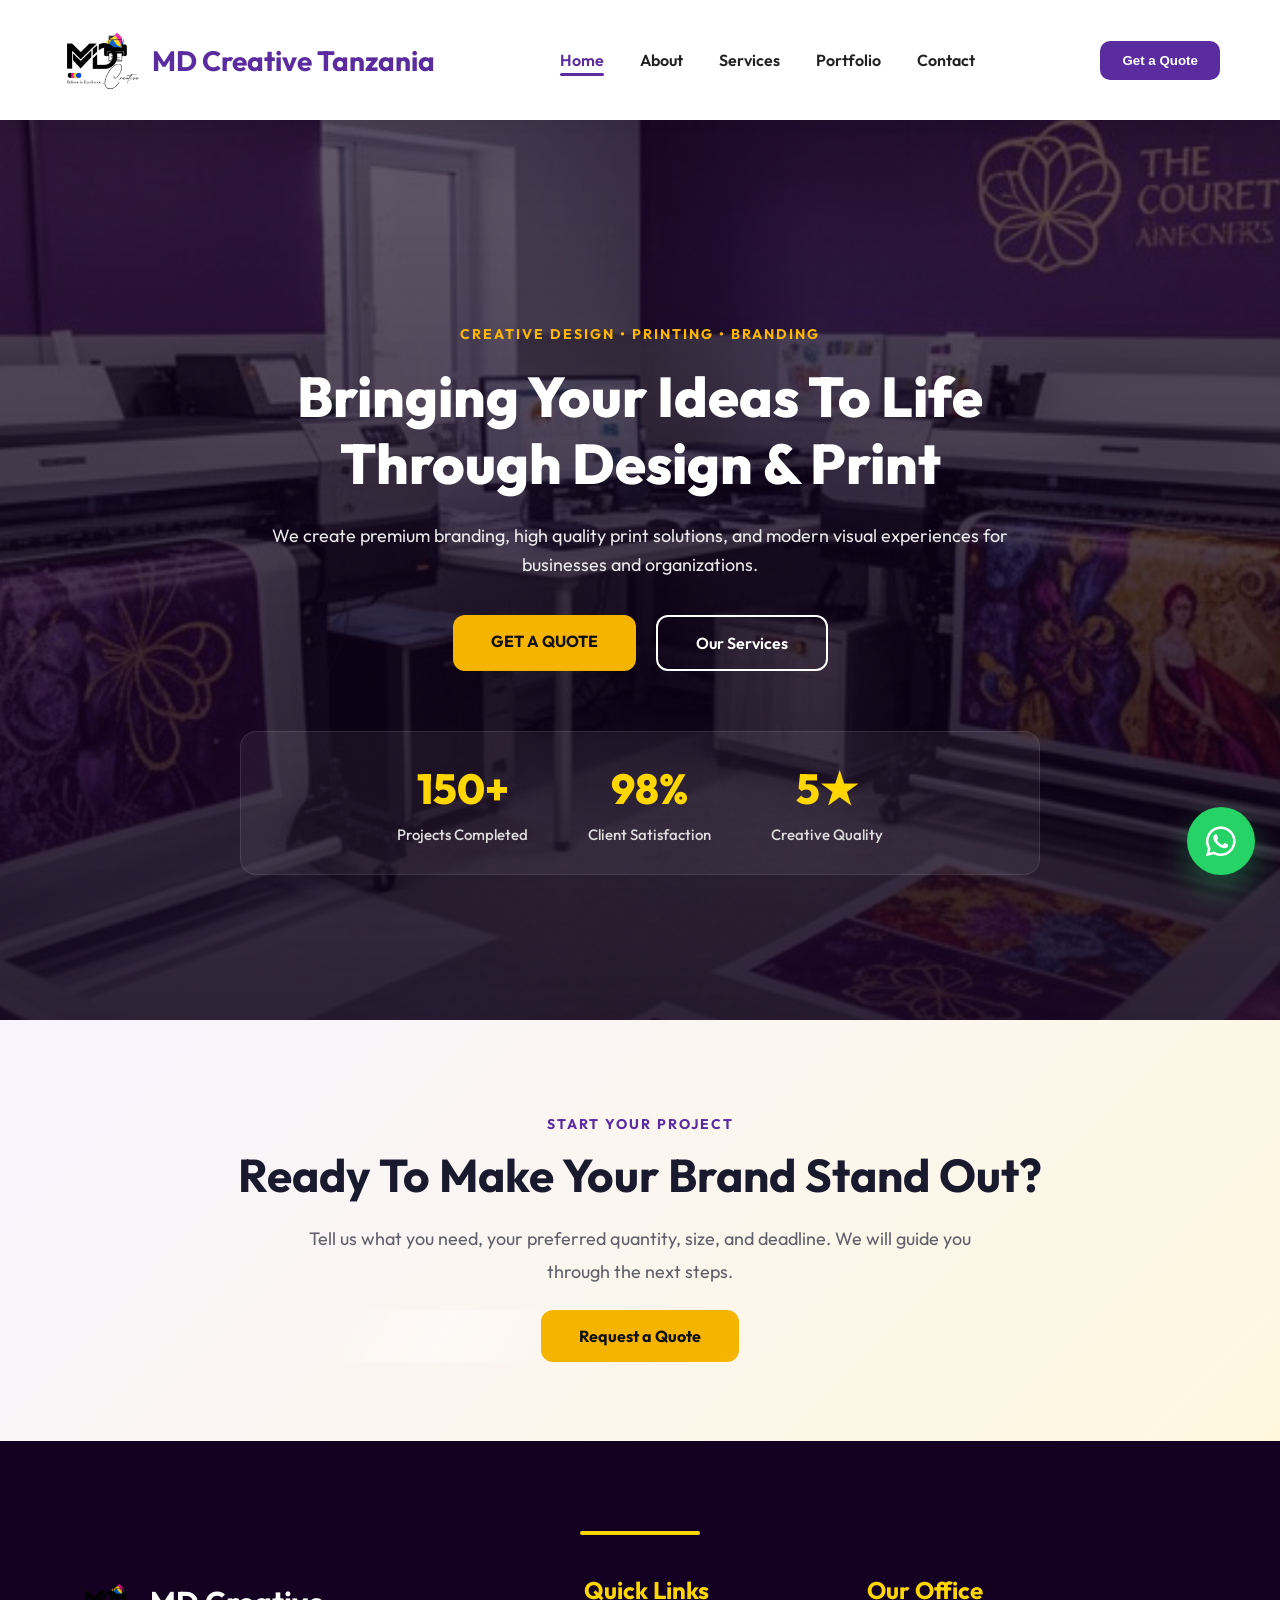
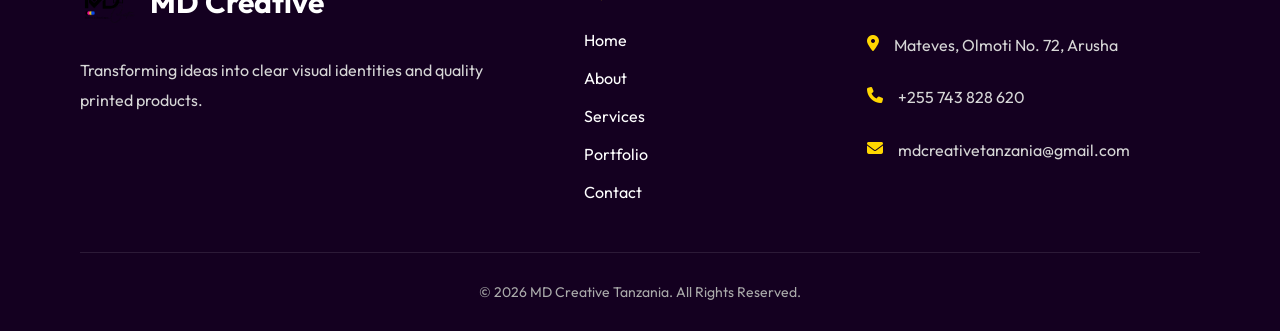
<file: index.html>
<!DOCTYPE html>
<html lang="en">
<head>
  <meta charset="UTF-8">
  <meta name="viewport" content="width=device-width, initial-scale=1.0">
  <meta name="description" content="MD Creative Tanzania provides graphic design, branding, professional printing, and branded merchandise in Arusha, Tanzania.">
  <title>MD Creative Tanzania | Design, Printing & Branding</title>
  <link rel="preconnect" href="https://fonts.googleapis.com">
  <link rel="preconnect" href="https://fonts.gstatic.com" crossorigin>
  <link href="https://fonts.googleapis.com/css2?family=Outfit:wght@300;400;600;700;800&display=swap" rel="stylesheet">
  <link rel="stylesheet" href="https://cdnjs.cloudflare.com/ajax/libs/font-awesome/6.4.0/css/all.min.css">
  <link rel="stylesheet" href="style.css">
</head>
<body>
  <div class="loader" aria-hidden="true"><div class="loader-circle"></div></div>
  <header class="navbar">
    <a class="logo" href="index.html" aria-label="MD Creative Tanzania home"><img src="assets/logo.png" alt="MD Creative Tanzania logo"><h2>MD Creative Tanzania</h2></a>
    <button class="menu-toggle" type="button" aria-label="Toggle menu" aria-expanded="false"><span></span><span></span><span></span></button>
    <nav class="nav-links" aria-label="Main navigation"><a href="index.html" class="active">Home</a><a href="about.html">About</a><a href="services.html">Services</a><a href="portfolio.html">Portfolio</a><a href="contact.html">Contact</a><a href="contact.html" class="nav-quote-link">Get a Quote</a></nav>
    <button class="quote-btn" type="button" onclick="location.href='contact.html'">Get a Quote</button>
  </header>
  <main>
    <section class="hero">
      <div class="hero-bg"></div><div class="hero-gradient"></div>
      <div class="hero-content parallax-content">
        <span class="small-text">CREATIVE DESIGN • PRINTING • BRANDING</span>
        <h1>Bringing Your Ideas To Life Through Design & Print</h1>
        <p class="hero-description">We create premium branding, high quality print solutions, and modern visual experiences for businesses and organizations.</p>
        <div class="hero-buttons"><a href="contact.html" class="primary-btn">GET A QUOTE</a><a href="services.html" class="secondary-btn">Our Services</a></div>
        <div class="hero-stats"><div class="hero-stat"><h3>150+</h3><p>Projects Completed</p></div><div class="hero-stat"><h3>98%</h3><p>Client Satisfaction</p></div><div class="hero-stat"><h3>5★</h3><p>Creative Quality</p></div></div>
      </div>
    </section>
    <section class="home-cta fade-up"><span class="section-tag">Start Your Project</span><h2>Ready To Make Your Brand Stand Out?</h2><p>Tell us what you need, your preferred quantity, size, and deadline. We will guide you through the next steps.</p><a href="contact.html" class="primary-btn">Request a Quote</a></section>
  </main>
  <footer class="footer"><div class="footer-container"><div class="footer-box"><div class="footer-logo"><img src="assets/logo.png" alt="MD Creative logo"><h2>MD Creative</h2></div><p>Transforming ideas into clear visual identities and quality printed products.</p></div><div class="footer-box"><h3>Quick Links</h3><div class="footer-links"><a href="index.html">Home</a><a href="about.html">About</a><a href="services.html">Services</a><a href="portfolio.html">Portfolio</a><a href="contact.html">Contact</a></div></div><div class="footer-box"><h3>Our Office</h3><div class="footer-contact"><p><i class="fa-solid fa-location-dot"></i> Mateves, Olmoti No. 72, Arusha</p><p><i class="fa-solid fa-phone"></i> <a href="tel:+255743828620">+255 743 828 620</a></p><p><i class="fa-solid fa-envelope"></i> <a href="mailto:mdcreativetanzania@gmail.com">mdcreativetanzania@gmail.com</a></p></div></div></div><div class="footer-bottom"><p>&copy; 2026 MD Creative Tanzania. All Rights Reserved.</p></div></footer>
  <a href="https://wa.me/255743828620" class="whatsapp-btn" target="_blank" rel="noopener" aria-label="Chat with MD Creative on WhatsApp"><i class="fa-brands fa-whatsapp"></i></a>
  <script src="script.js"></script>
</body>
</html>
</file>
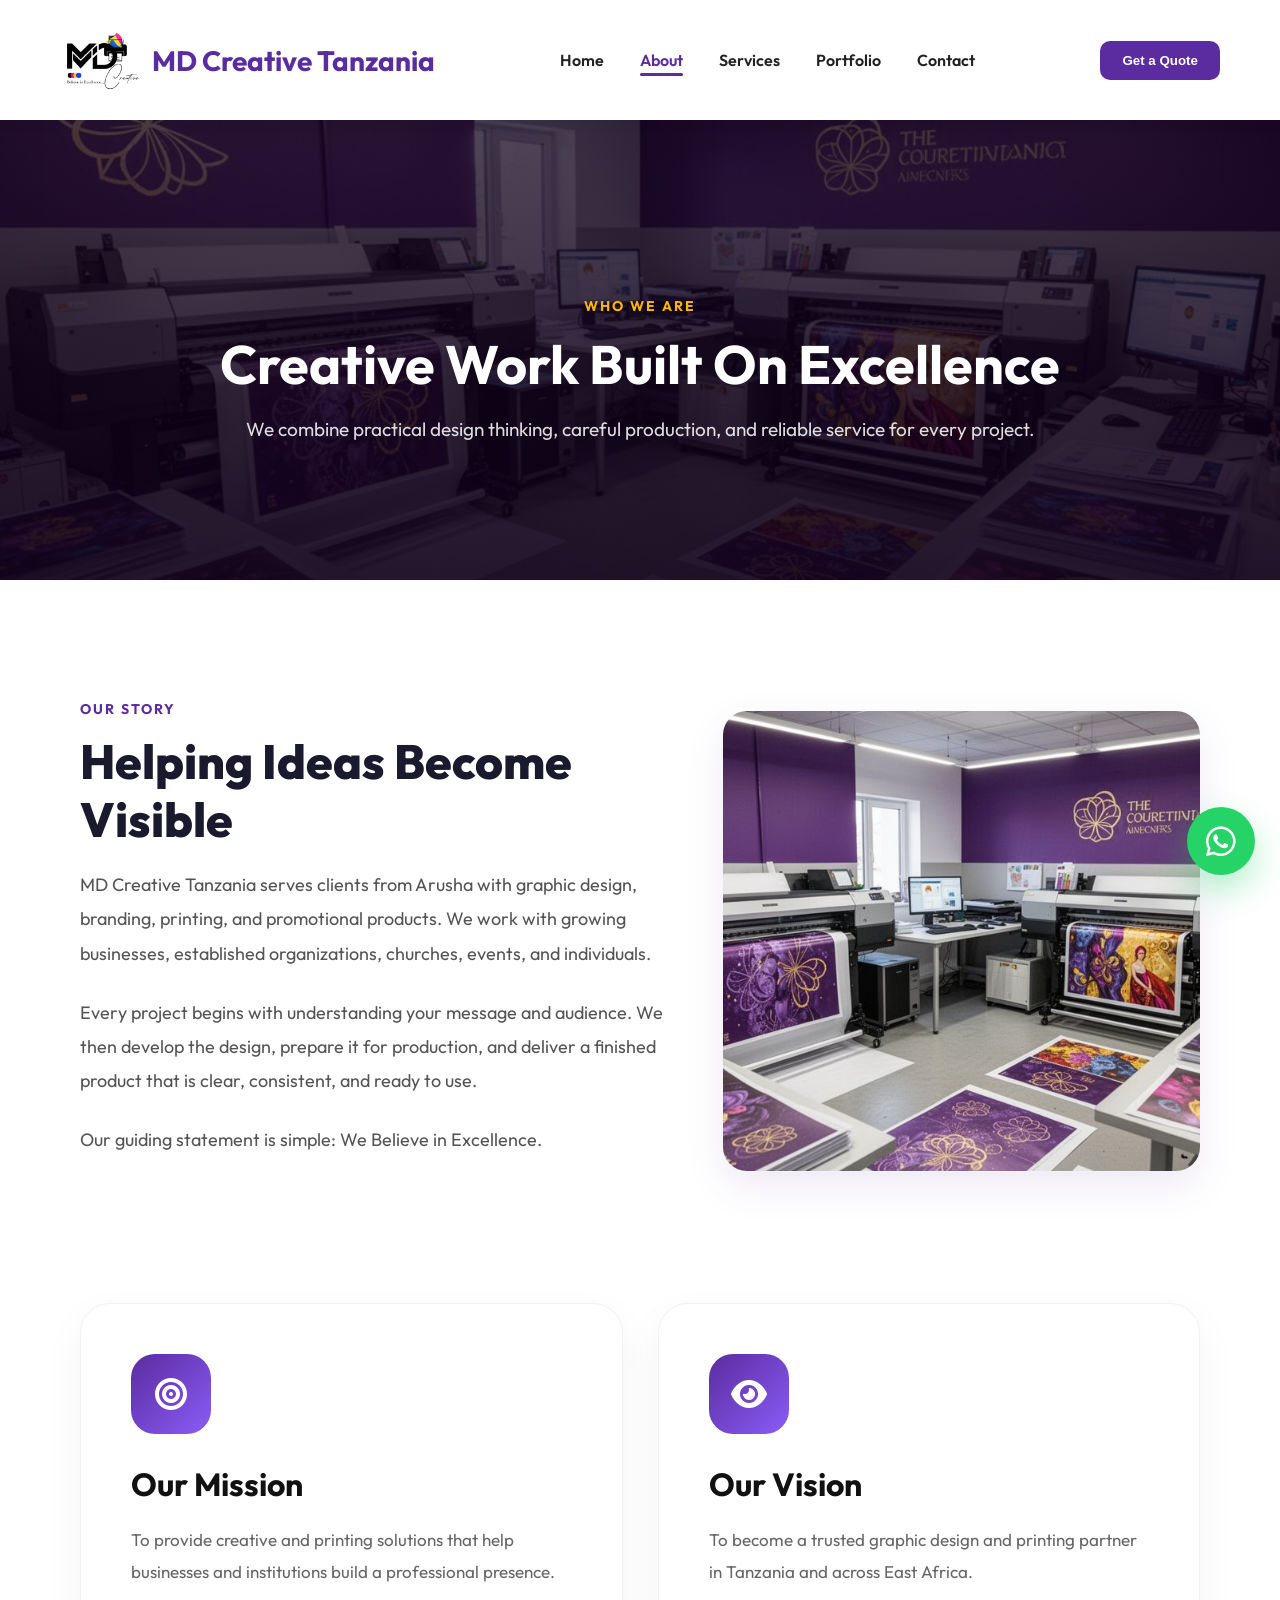
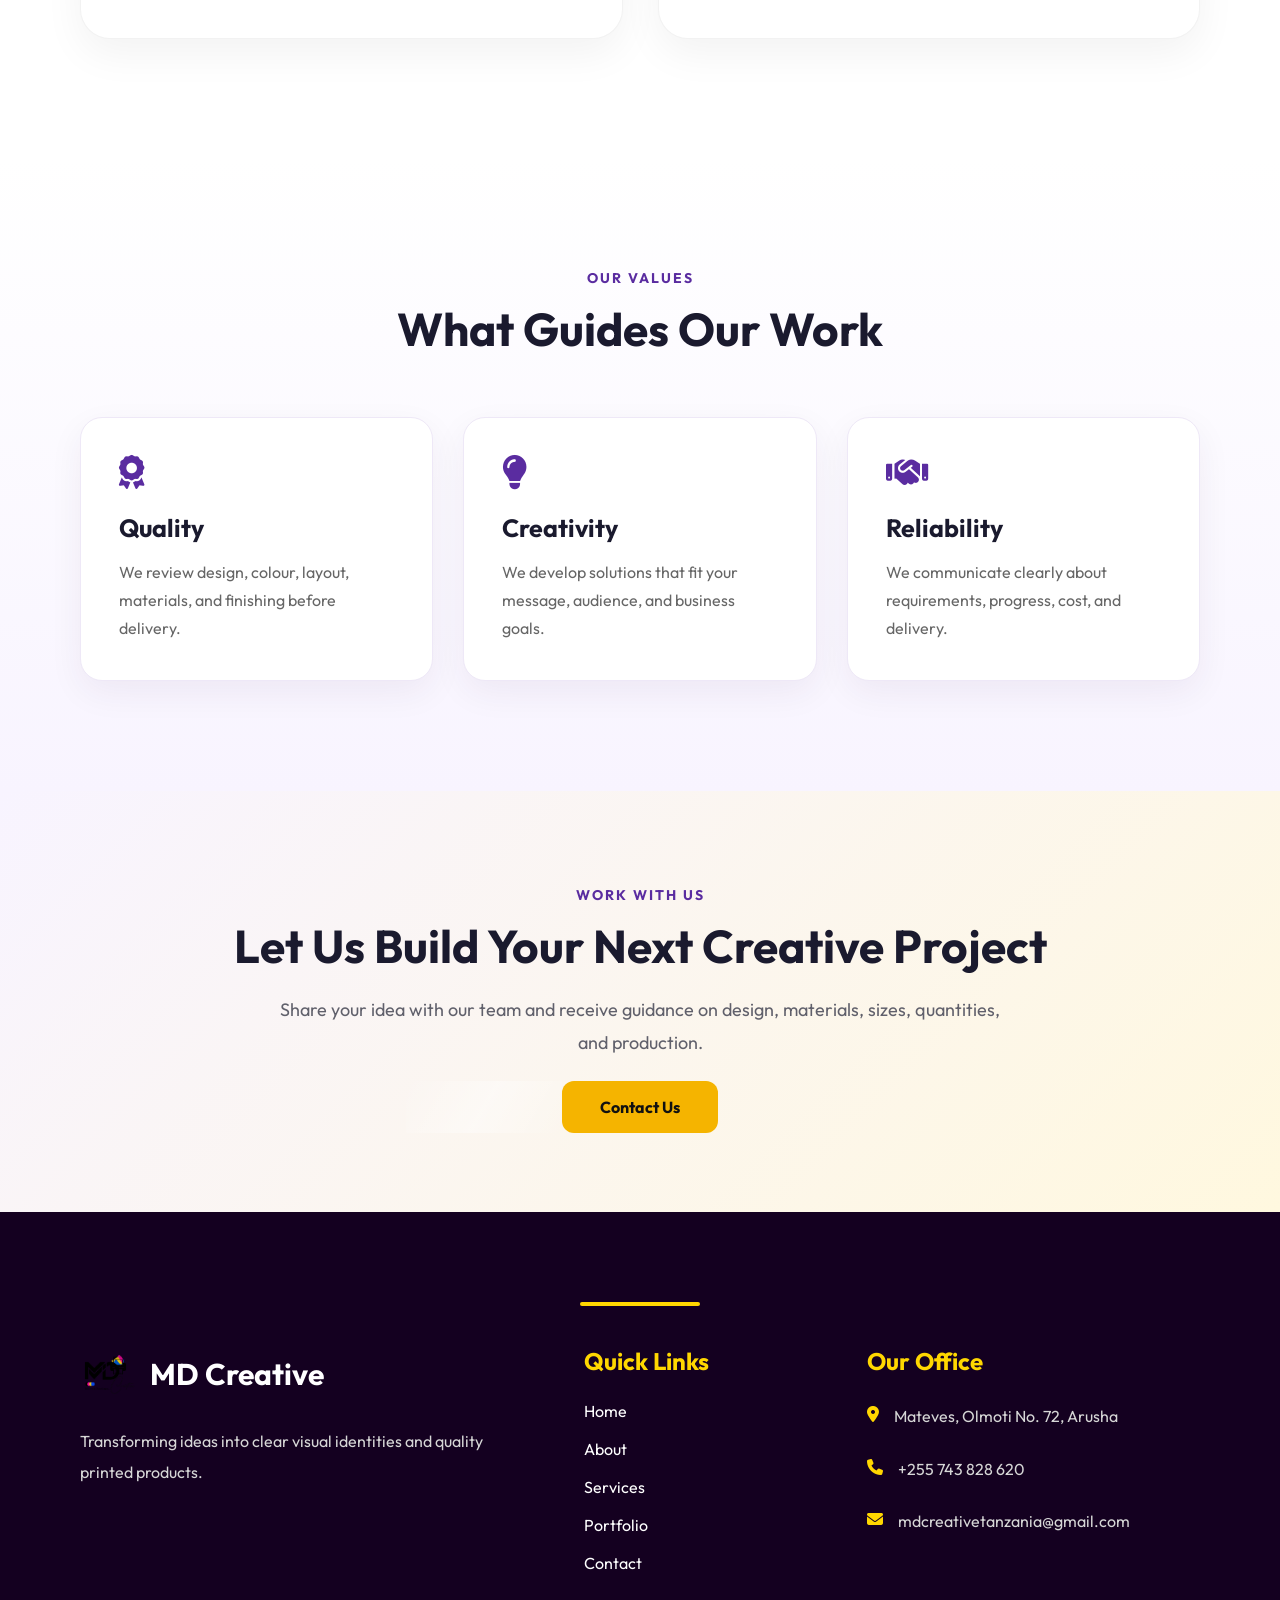
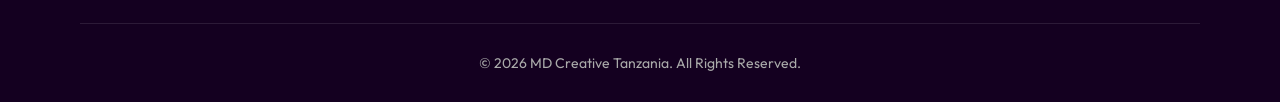
<file: about.html>
<!DOCTYPE html>
<html lang="en">
<head><meta charset="UTF-8"><meta name="viewport" content="width=device-width, initial-scale=1.0"><meta name="description" content="Learn about MD Creative Tanzania, our mission, vision, values, and creative process."><title>About Us | MD Creative Tanzania</title><link rel="preconnect" href="https://fonts.googleapis.com"><link rel="preconnect" href="https://fonts.gstatic.com" crossorigin><link href="https://fonts.googleapis.com/css2?family=Outfit:wght@300;400;600;700;800&display=swap" rel="stylesheet"><link rel="stylesheet" href="https://cdnjs.cloudflare.com/ajax/libs/font-awesome/6.4.0/css/all.min.css"><link rel="stylesheet" href="style.css"></head>
<body>
  <div class="loader" aria-hidden="true"><div class="loader-circle"></div></div>
  <header class="navbar"><a class="logo" href="index.html"><img src="assets/logo.png" alt="MD Creative Tanzania logo"><h2>MD Creative Tanzania</h2></a><button class="menu-toggle" type="button" aria-label="Toggle menu" aria-expanded="false"><span></span><span></span><span></span></button><nav class="nav-links" aria-label="Main navigation"><a href="index.html">Home</a><a href="about.html" class="active">About</a><a href="services.html">Services</a><a href="portfolio.html">Portfolio</a><a href="contact.html">Contact</a><a href="contact.html" class="nav-quote-link">Get a Quote</a></nav><button class="quote-btn" type="button" onclick="location.href='contact.html'">Get a Quote</button></header>
  <main>
    <section class="page-hero"><div class="page-hero-overlay"></div><div class="page-hero-content"><span class="small-text">WHO WE ARE</span><h1>Creative Work Built On Excellence</h1><p>We combine practical design thinking, careful production, and reliable service for every project.</p></div></section>
    <section class="about fade-up"><div class="about-text"><span class="section-tag">Our Story</span><h2>Helping Ideas Become Visible</h2><p>MD Creative Tanzania serves clients from Arusha with graphic design, branding, printing, and promotional products. We work with growing businesses, established organizations, churches, events, and individuals.</p><p>Every project begins with understanding your message and audience. We then develop the design, prepare it for production, and deliver a finished product that is clear, consistent, and ready to use.</p><p>Our guiding statement is simple: We Believe in Excellence.</p></div><div class="about-image"><img src="assets/hero.jpg" alt="MD Creative design and print work"></div><div class="mission-section"><div class="mission-container"><article class="mission-card"><div class="mission-icon"><i class="fa-solid fa-bullseye"></i></div><h3>Our Mission</h3><p>To provide creative and printing solutions that help businesses and institutions build a professional presence.</p></article><article class="mission-card"><div class="mission-icon"><i class="fa-solid fa-eye"></i></div><h3>Our Vision</h3><p>To become a trusted graphic design and printing partner in Tanzania and across East Africa.</p></article></div></div></section>
    <section class="content-section alt-bg fade-up"><div class="center-heading"><span class="section-tag">Our Values</span><h2>What Guides Our Work</h2></div><div class="feature-grid"><article class="feature-card"><i class="fa-solid fa-award"></i><h3>Quality</h3><p>We review design, colour, layout, materials, and finishing before delivery.</p></article><article class="feature-card"><i class="fa-solid fa-lightbulb"></i><h3>Creativity</h3><p>We develop solutions that fit your message, audience, and business goals.</p></article><article class="feature-card"><i class="fa-solid fa-handshake"></i><h3>Reliability</h3><p>We communicate clearly about requirements, progress, cost, and delivery.</p></article></div></section>
    <section class="home-cta fade-up"><span class="section-tag">Work With Us</span><h2>Let Us Build Your Next Creative Project</h2><p>Share your idea with our team and receive guidance on design, materials, sizes, quantities, and production.</p><a href="contact.html" class="primary-btn">Contact Us</a></section>
  </main>
  <footer class="footer"><div class="footer-container"><div class="footer-box"><div class="footer-logo"><img src="assets/logo.png" alt="MD Creative logo"><h2>MD Creative</h2></div><p>Transforming ideas into clear visual identities and quality printed products.</p></div><div class="footer-box"><h3>Quick Links</h3><div class="footer-links"><a href="index.html">Home</a><a href="about.html">About</a><a href="services.html">Services</a><a href="portfolio.html">Portfolio</a><a href="contact.html">Contact</a></div></div><div class="footer-box"><h3>Our Office</h3><div class="footer-contact"><p><i class="fa-solid fa-location-dot"></i> Mateves, Olmoti No. 72, Arusha</p><p><i class="fa-solid fa-phone"></i> <a href="tel:+255743828620">+255 743 828 620</a></p><p><i class="fa-solid fa-envelope"></i> <a href="mailto:mdcreativetanzania@gmail.com">mdcreativetanzania@gmail.com</a></p></div></div></div><div class="footer-bottom"><p>&copy; 2026 MD Creative Tanzania. All Rights Reserved.</p></div></footer><a href="https://wa.me/255743828620" class="whatsapp-btn" target="_blank" rel="noopener" aria-label="Chat on WhatsApp"><i class="fa-brands fa-whatsapp"></i></a><script src="script.js"></script>
</body></html>
</file>
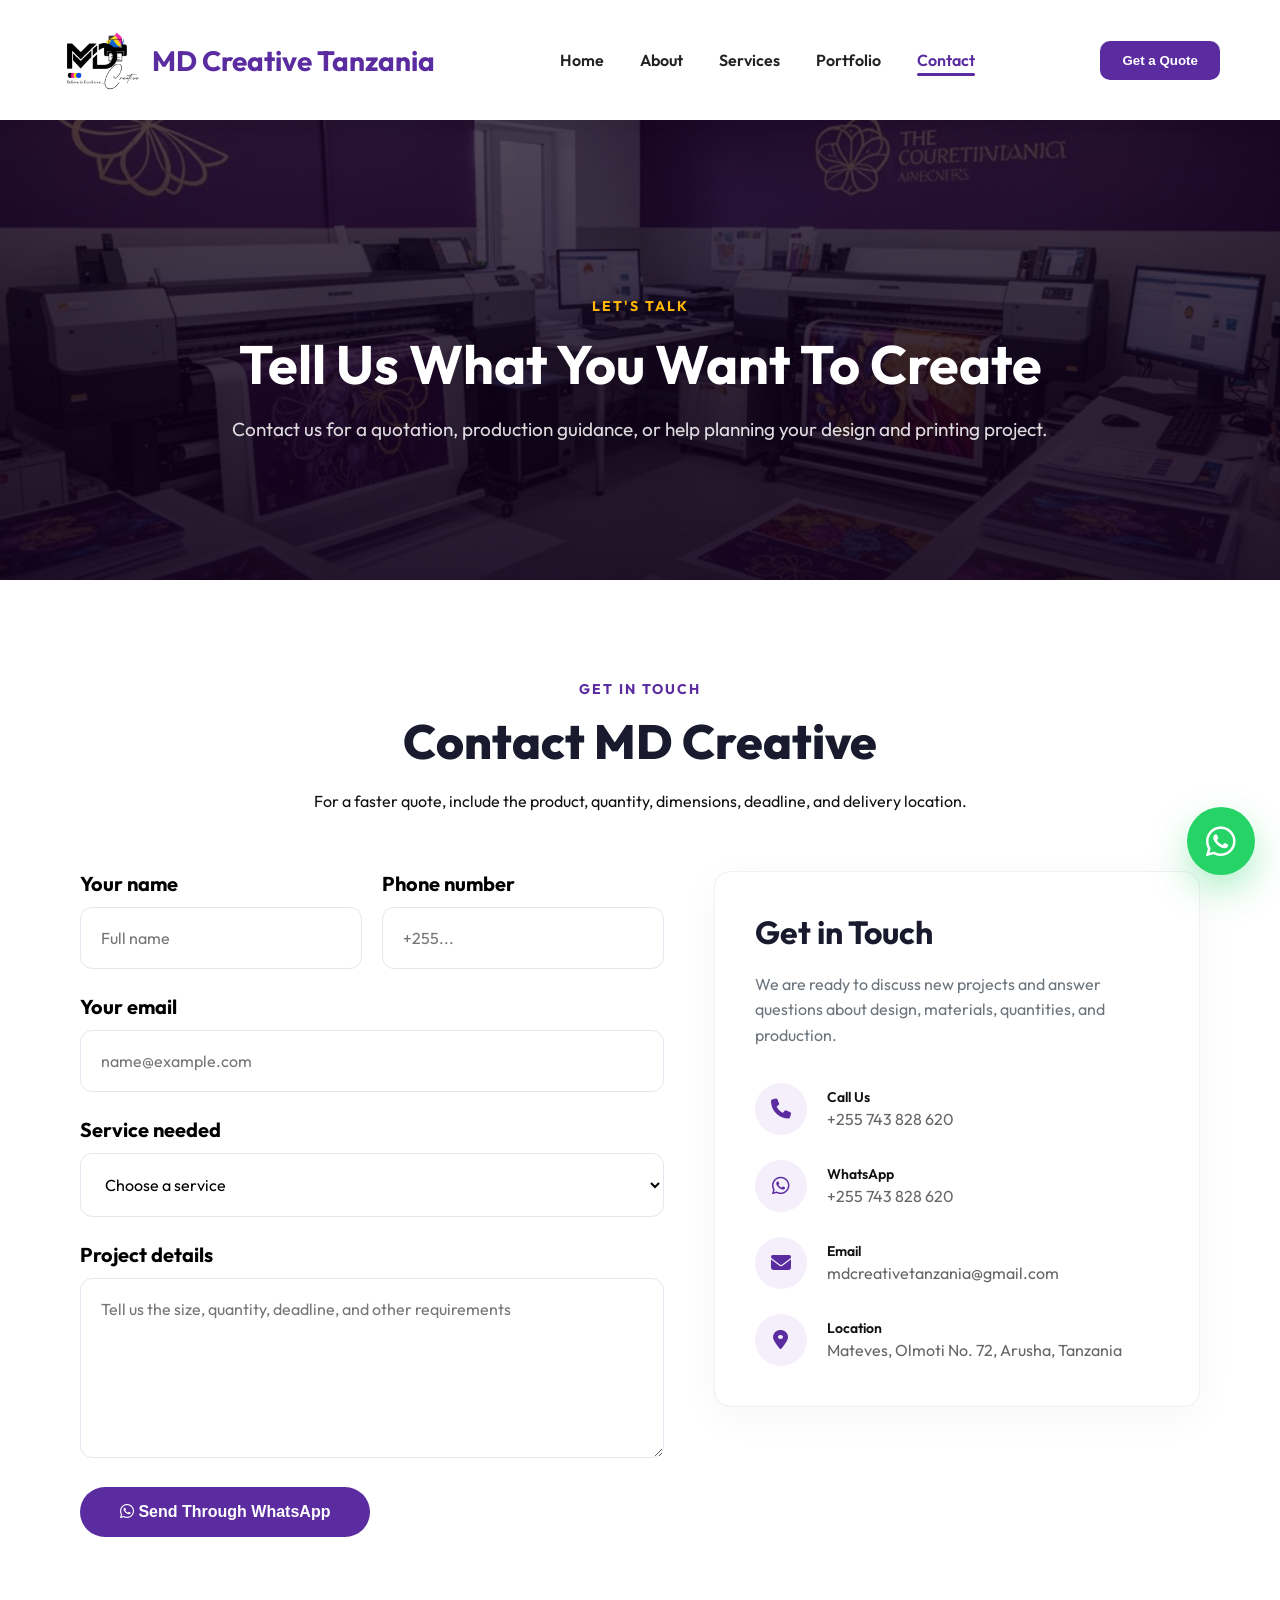
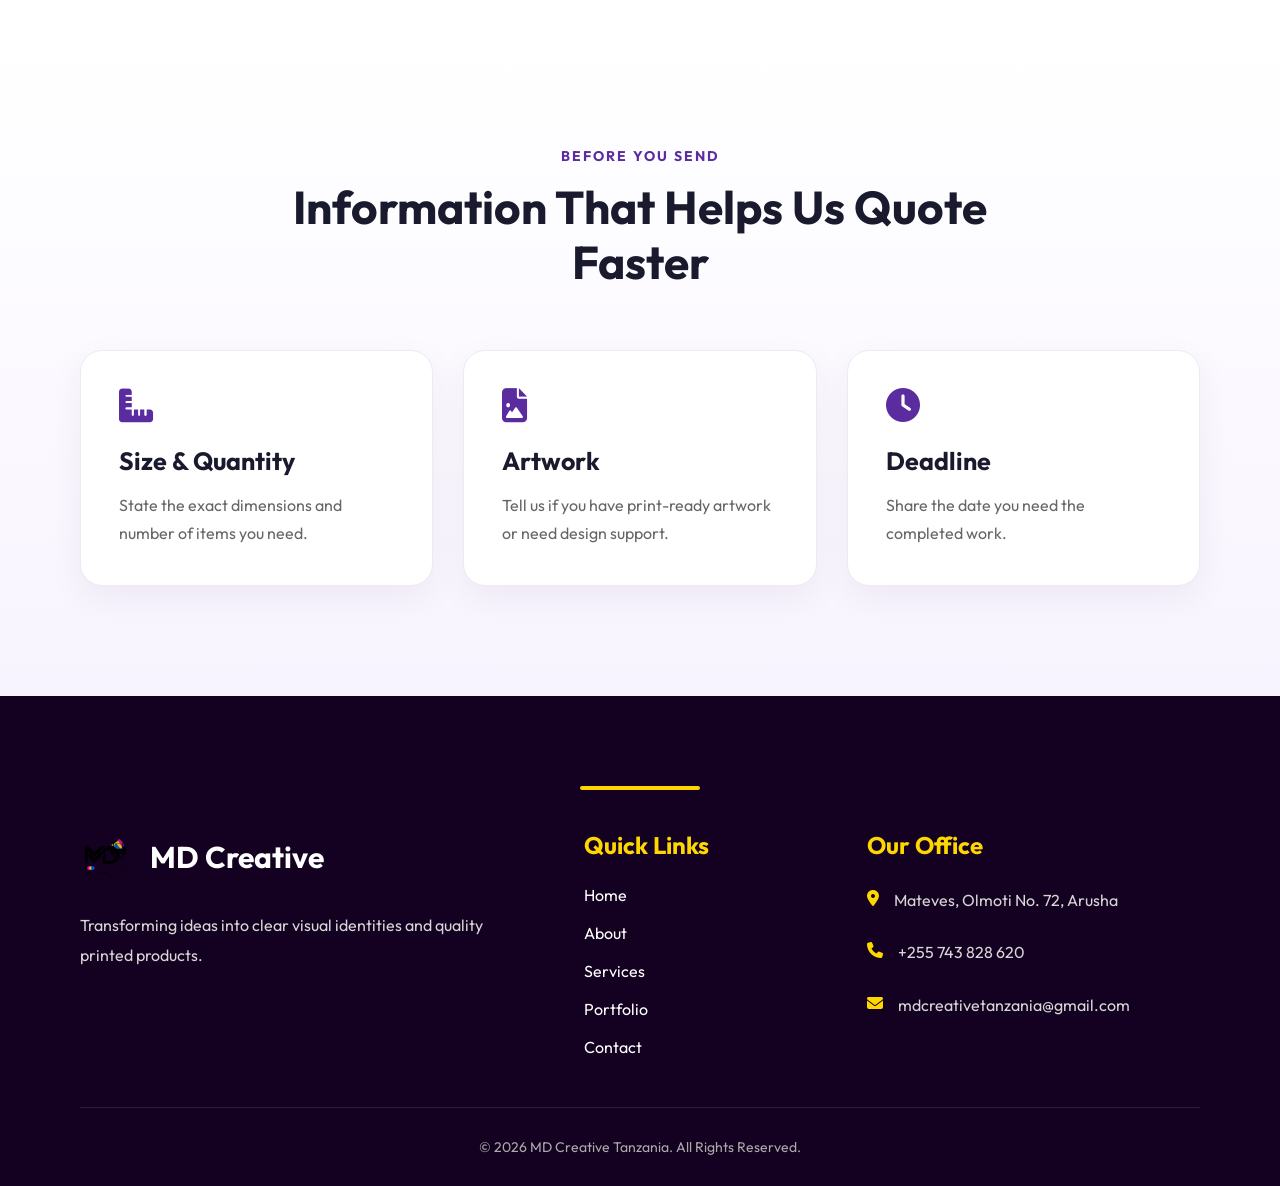
<file: contact.html>
<!DOCTYPE html>
<html lang="en">
<head><meta charset="UTF-8"><meta name="viewport" content="width=device-width, initial-scale=1.0"><meta name="description" content="Contact MD Creative Tanzania in Arusha for graphic design, branding, printing, and branded merchandise quotations."><title>Contact Us | MD Creative Tanzania</title><link rel="preconnect" href="https://fonts.googleapis.com"><link rel="preconnect" href="https://fonts.gstatic.com" crossorigin><link href="https://fonts.googleapis.com/css2?family=Outfit:wght@300;400;600;700;800&display=swap" rel="stylesheet"><link rel="stylesheet" href="https://cdnjs.cloudflare.com/ajax/libs/font-awesome/6.4.0/css/all.min.css"><link rel="stylesheet" href="style.css"></head>
<body>
  <div class="loader" aria-hidden="true"><div class="loader-circle"></div></div>
  <header class="navbar"><a class="logo" href="index.html"><img src="assets/logo.png" alt="MD Creative Tanzania logo"><h2>MD Creative Tanzania</h2></a><button class="menu-toggle" type="button" aria-label="Toggle menu" aria-expanded="false"><span></span><span></span><span></span></button><nav class="nav-links" aria-label="Main navigation"><a href="index.html">Home</a><a href="about.html">About</a><a href="services.html">Services</a><a href="portfolio.html">Portfolio</a><a href="contact.html" class="active">Contact</a><a href="contact.html" class="nav-quote-link">Get a Quote</a></nav><button class="quote-btn" type="button" onclick="location.href='contact.html'">Get a Quote</button></header>
  <main>
    <section class="page-hero"><div class="page-hero-overlay"></div><div class="page-hero-content"><span class="small-text">LET'S TALK</span><h1>Tell Us What You Want To Create</h1><p>Contact us for a quotation, production guidance, or help planning your design and printing project.</p></div></section>
    <section class="contact fade-up"><div class="contact-header"><span class="section-tag">Get In Touch</span><h2>Contact MD Creative</h2><p>For a faster quote, include the product, quantity, dimensions, deadline, and delivery location.</p></div><div class="contact-container">
      <div class="contact-form-wrapper"><form class="contact-form" id="quote-form"><div class="form-row"><div class="form-group"><label for="name">Your name</label><input id="name" name="name" type="text" placeholder="Full name" required></div><div class="form-group"><label for="phone">Phone number</label><input id="phone" name="phone" type="tel" placeholder="+255..." required></div></div><div class="form-group"><label for="email">Your email</label><input id="email" name="email" type="email" placeholder="name@example.com" required></div><div class="form-group"><label for="service">Service needed</label><select id="service" name="service" required><option value="">Choose a service</option><option>Logo and brand identity</option><option>Graphic design</option><option>Commercial printing</option><option>Large format printing</option><option>Packaging and labels</option><option>Branded merchandise</option></select></div><div class="form-group"><label for="message">Project details</label><textarea id="message" name="message" placeholder="Tell us the size, quantity, deadline, and other requirements" required></textarea></div><button type="submit" class="send-btn"><i class="fa-brands fa-whatsapp"></i> Send Through WhatsApp</button></form></div>
      <aside class="contact-info-card"><h3>Get in Touch</h3><p class="info-desc">We are ready to discuss new projects and answer questions about design, materials, quantities, and production.</p><div class="info-links-list"><a class="info-item" href="tel:+255743828620"><div class="info-icon-box"><i class="fa-solid fa-phone"></i></div><div class="info-text"><span>Call Us</span><p>+255 743 828 620</p></div></a><a class="info-item" href="https://wa.me/255743828620" target="_blank" rel="noopener"><div class="info-icon-box"><i class="fa-brands fa-whatsapp"></i></div><div class="info-text"><span>WhatsApp</span><p>+255 743 828 620</p></div></a><a class="info-item" href="mailto:mdcreativetanzania@gmail.com"><div class="info-icon-box"><i class="fa-solid fa-envelope"></i></div><div class="info-text"><span>Email</span><p>mdcreativetanzania@gmail.com</p></div></a><div class="info-item"><div class="info-icon-box"><i class="fa-solid fa-location-dot"></i></div><div class="info-text"><span>Location</span><p>Mateves, Olmoti No. 72, Arusha, Tanzania</p></div></div></div></aside>
    </div></section>
    <section class="content-section alt-bg fade-up"><div class="center-heading"><span class="section-tag">Before You Send</span><h2>Information That Helps Us Quote Faster</h2></div><div class="feature-grid"><article class="feature-card"><i class="fa-solid fa-ruler-combined"></i><h3>Size & Quantity</h3><p>State the exact dimensions and number of items you need.</p></article><article class="feature-card"><i class="fa-solid fa-file-image"></i><h3>Artwork</h3><p>Tell us if you have print-ready artwork or need design support.</p></article><article class="feature-card"><i class="fa-solid fa-clock"></i><h3>Deadline</h3><p>Share the date you need the completed work.</p></article></div></section>
  </main>
  <footer class="footer"><div class="footer-container"><div class="footer-box"><div class="footer-logo"><img src="assets/logo.png" alt="MD Creative logo"><h2>MD Creative</h2></div><p>Transforming ideas into clear visual identities and quality printed products.</p></div><div class="footer-box"><h3>Quick Links</h3><div class="footer-links"><a href="index.html">Home</a><a href="about.html">About</a><a href="services.html">Services</a><a href="portfolio.html">Portfolio</a><a href="contact.html">Contact</a></div></div><div class="footer-box"><h3>Our Office</h3><div class="footer-contact"><p><i class="fa-solid fa-location-dot"></i> Mateves, Olmoti No. 72, Arusha</p><p><i class="fa-solid fa-phone"></i> <a href="tel:+255743828620">+255 743 828 620</a></p><p><i class="fa-solid fa-envelope"></i> <a href="mailto:mdcreativetanzania@gmail.com">mdcreativetanzania@gmail.com</a></p></div></div></div><div class="footer-bottom"><p>&copy; 2026 MD Creative Tanzania. All Rights Reserved.</p></div></footer><a href="https://wa.me/255743828620" class="whatsapp-btn" target="_blank" rel="noopener" aria-label="Chat on WhatsApp"><i class="fa-brands fa-whatsapp"></i></a><script src="script.js"></script>
</body></html>
</file>
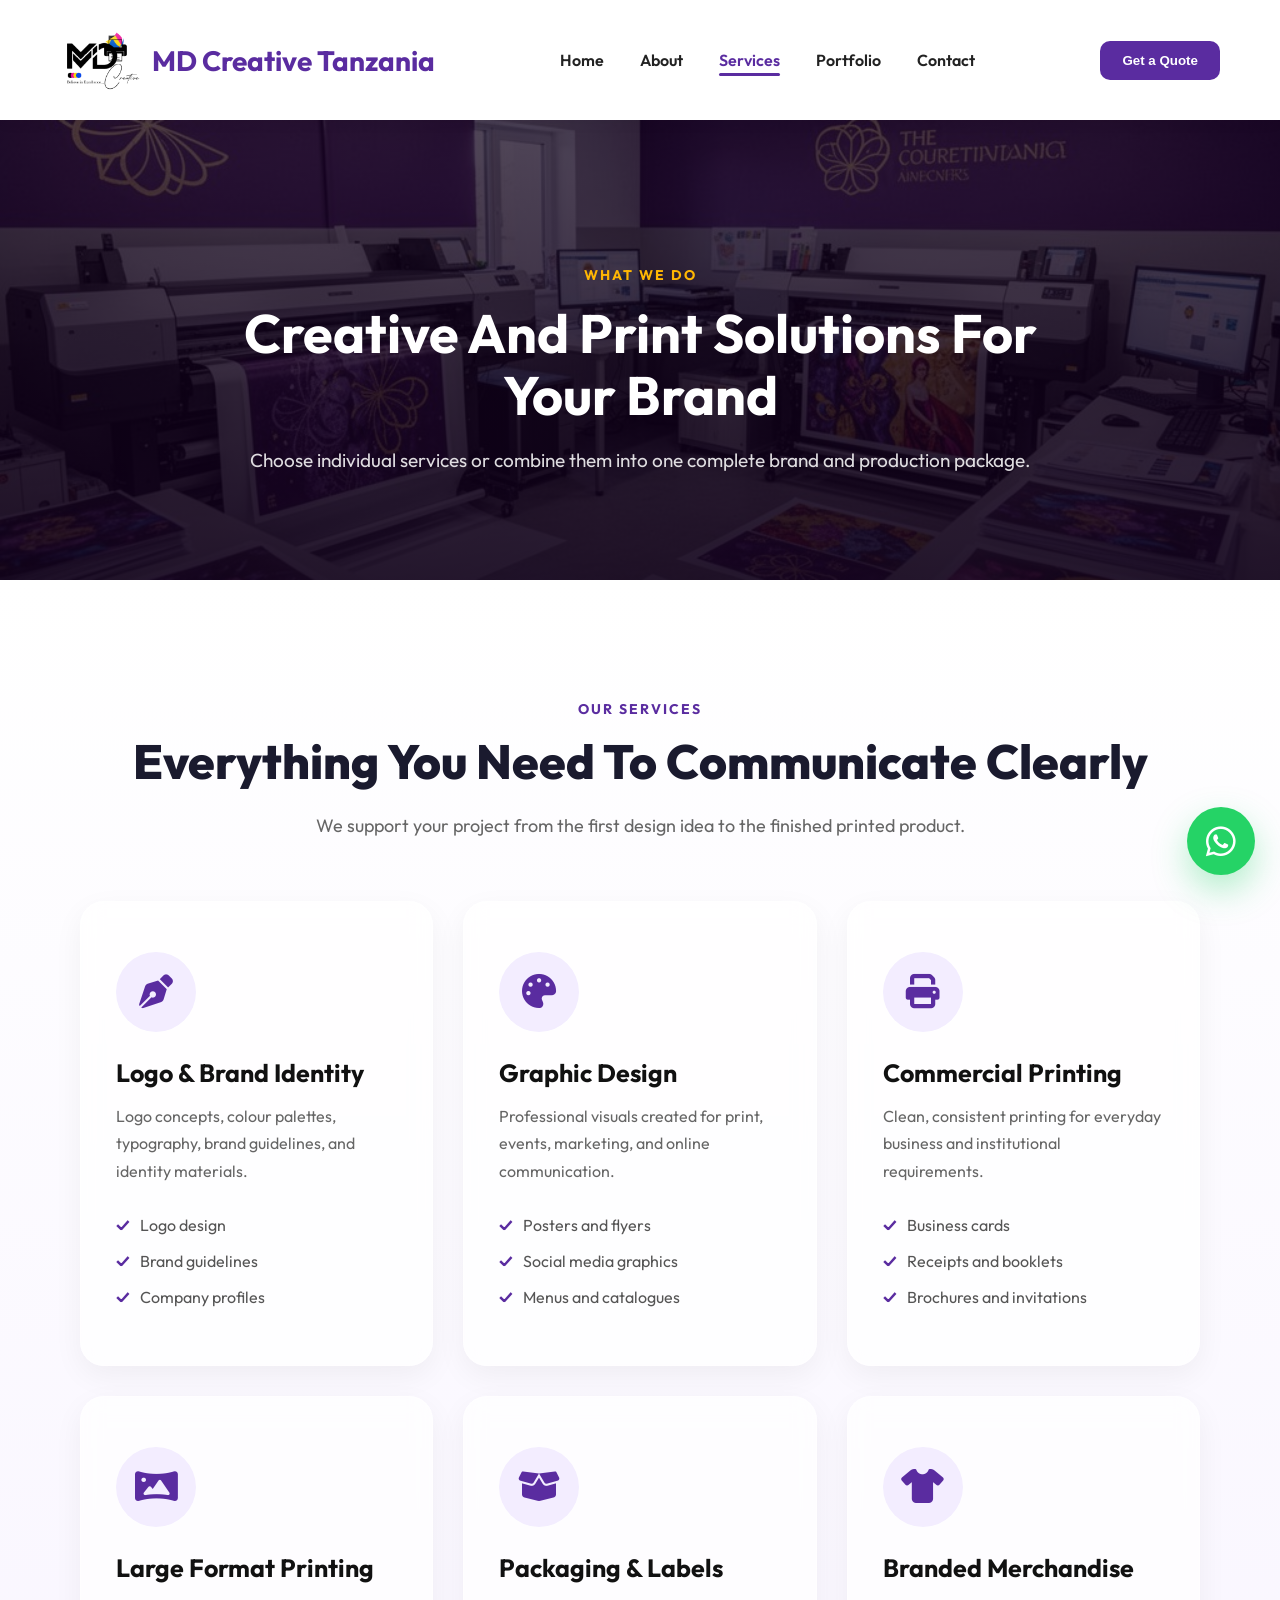
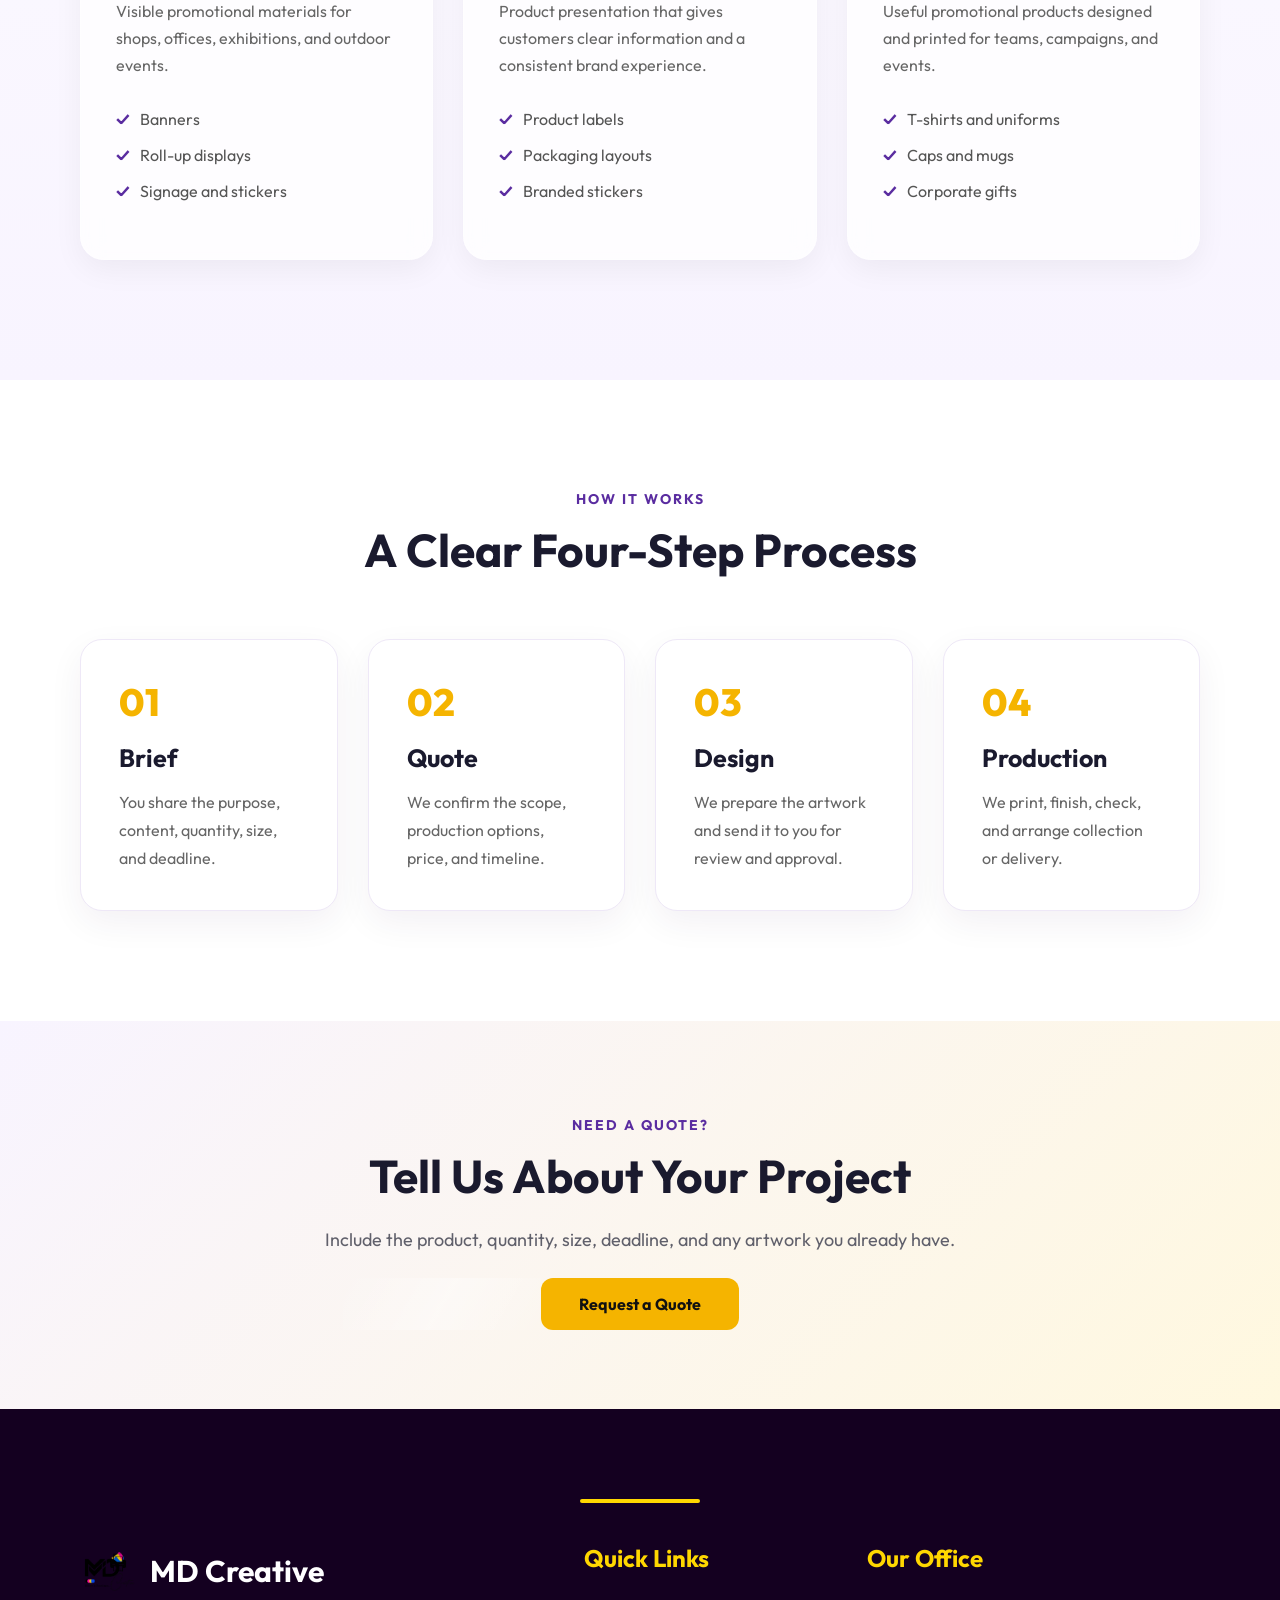
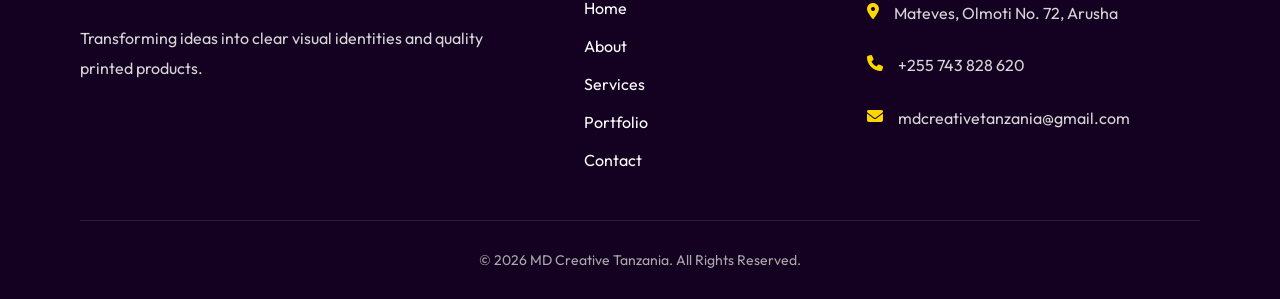
<file: services.html>
<!DOCTYPE html>
<html lang="en">
<head><meta charset="UTF-8"><meta name="viewport" content="width=device-width, initial-scale=1.0"><meta name="description" content="Explore graphic design, branding, professional printing, packaging, event graphics, and branded merchandise from MD Creative Tanzania."><title>Our Services | MD Creative Tanzania</title><link rel="preconnect" href="https://fonts.googleapis.com"><link rel="preconnect" href="https://fonts.gstatic.com" crossorigin><link href="https://fonts.googleapis.com/css2?family=Outfit:wght@300;400;600;700;800&display=swap" rel="stylesheet"><link rel="stylesheet" href="https://cdnjs.cloudflare.com/ajax/libs/font-awesome/6.4.0/css/all.min.css"><link rel="stylesheet" href="style.css"></head>
<body>
  <div class="loader" aria-hidden="true"><div class="loader-circle"></div></div>
  <header class="navbar"><a class="logo" href="index.html"><img src="assets/logo.png" alt="MD Creative Tanzania logo"><h2>MD Creative Tanzania</h2></a><button class="menu-toggle" type="button" aria-label="Toggle menu" aria-expanded="false"><span></span><span></span><span></span></button><nav class="nav-links" aria-label="Main navigation"><a href="index.html">Home</a><a href="about.html">About</a><a href="services.html" class="active">Services</a><a href="portfolio.html">Portfolio</a><a href="contact.html">Contact</a><a href="contact.html" class="nav-quote-link">Get a Quote</a></nav><button class="quote-btn" type="button" onclick="location.href='contact.html'">Get a Quote</button></header>
  <main>
    <section class="page-hero"><div class="page-hero-overlay"></div><div class="page-hero-content"><span class="small-text">WHAT WE DO</span><h1>Creative And Print Solutions For Your Brand</h1><p>Choose individual services or combine them into one complete brand and production package.</p></div></section>
    <section class="services fade-up"><div class="services-header"><span class="section-tag">Our Services</span><h2>Everything You Need To Communicate Clearly</h2><p class="section-intro">We support your project from the first design idea to the finished printed product.</p></div><div class="services-grid expanded-grid">
      <article class="service-card"><div class="service-icon"><i class="fa-solid fa-pen-nib"></i></div><h3>Logo & Brand Identity</h3><p>Logo concepts, colour palettes, typography, brand guidelines, and identity materials.</p><ul class="service-list"><li>Logo design</li><li>Brand guidelines</li><li>Company profiles</li></ul></article>
      <article class="service-card"><div class="service-icon"><i class="fa-solid fa-palette"></i></div><h3>Graphic Design</h3><p>Professional visuals created for print, events, marketing, and online communication.</p><ul class="service-list"><li>Posters and flyers</li><li>Social media graphics</li><li>Menus and catalogues</li></ul></article>
      <article class="service-card"><div class="service-icon"><i class="fa-solid fa-print"></i></div><h3>Commercial Printing</h3><p>Clean, consistent printing for everyday business and institutional requirements.</p><ul class="service-list"><li>Business cards</li><li>Receipts and booklets</li><li>Brochures and invitations</li></ul></article>
      <article class="service-card"><div class="service-icon"><i class="fa-solid fa-panorama"></i></div><h3>Large Format Printing</h3><p>Visible promotional materials for shops, offices, exhibitions, and outdoor events.</p><ul class="service-list"><li>Banners</li><li>Roll-up displays</li><li>Signage and stickers</li></ul></article>
      <article class="service-card"><div class="service-icon"><i class="fa-solid fa-box-open"></i></div><h3>Packaging & Labels</h3><p>Product presentation that gives customers clear information and a consistent brand experience.</p><ul class="service-list"><li>Product labels</li><li>Packaging layouts</li><li>Branded stickers</li></ul></article>
      <article class="service-card"><div class="service-icon"><i class="fa-solid fa-shirt"></i></div><h3>Branded Merchandise</h3><p>Useful promotional products designed and printed for teams, campaigns, and events.</p><ul class="service-list"><li>T-shirts and uniforms</li><li>Caps and mugs</li><li>Corporate gifts</li></ul></article>
    </div></section>
    <section class="content-section fade-up"><div class="center-heading"><span class="section-tag">How It Works</span><h2>A Clear Four-Step Process</h2></div><div class="process-grid"><article><span>01</span><h3>Brief</h3><p>You share the purpose, content, quantity, size, and deadline.</p></article><article><span>02</span><h3>Quote</h3><p>We confirm the scope, production options, price, and timeline.</p></article><article><span>03</span><h3>Design</h3><p>We prepare the artwork and send it to you for review and approval.</p></article><article><span>04</span><h3>Production</h3><p>We print, finish, check, and arrange collection or delivery.</p></article></div></section>
    <section class="home-cta fade-up"><span class="section-tag">Need A Quote?</span><h2>Tell Us About Your Project</h2><p>Include the product, quantity, size, deadline, and any artwork you already have.</p><a href="contact.html" class="primary-btn">Request a Quote</a></section>
  </main>
  <footer class="footer"><div class="footer-container"><div class="footer-box"><div class="footer-logo"><img src="assets/logo.png" alt="MD Creative logo"><h2>MD Creative</h2></div><p>Transforming ideas into clear visual identities and quality printed products.</p></div><div class="footer-box"><h3>Quick Links</h3><div class="footer-links"><a href="index.html">Home</a><a href="about.html">About</a><a href="services.html">Services</a><a href="portfolio.html">Portfolio</a><a href="contact.html">Contact</a></div></div><div class="footer-box"><h3>Our Office</h3><div class="footer-contact"><p><i class="fa-solid fa-location-dot"></i> Mateves, Olmoti No. 72, Arusha</p><p><i class="fa-solid fa-phone"></i> <a href="tel:+255743828620">+255 743 828 620</a></p><p><i class="fa-solid fa-envelope"></i> <a href="mailto:mdcreativetanzania@gmail.com">mdcreativetanzania@gmail.com</a></p></div></div></div><div class="footer-bottom"><p>&copy; 2026 MD Creative Tanzania. All Rights Reserved.</p></div></footer><a href="https://wa.me/255743828620" class="whatsapp-btn" target="_blank" rel="noopener" aria-label="Chat on WhatsApp"><i class="fa-brands fa-whatsapp"></i></a><script src="script.js"></script>
</body></html>
</file>
<file: style.css>
*{
    margin:0;
    padding:0;
    box-sizing:border-box;
    scroll-behavior:smooth;
  }
  
  body{
    font-family:'Outfit', sans-serif;
    background:white;
    overflow-x:hidden;
    color:#111;
  }
  
  scrollbar{
    width:10px;
  }
  scrollbar-track{
    background:#f3f3f3;
  }
  scrollbar-thumb{
    background:#5a2ca0;
    border-radius:20px;
  }
 scrollbar-thumb:hover{
    background:#3d0066;
  }
  
  .navbar{
    display:flex;
    justify-content:space-between;
    align-items:center;
    padding:20px 60px;
    background:rgba(255,255,255,0.75);
    backdrop-filter:blur(12px);
    position:sticky;
    top:0;
    z-index:1000;
    box-shadow:0 2px 15px rgba(0,0,0,0.05);
    transition: 0.3s ease;
  }
  
  .navbar.scrolled{
    padding:15px 60px;
    box-shadow:0 10px 30px rgba(0,0,0,0.08);
  }
  
  .logo{
    display:flex;
    align-items:center;
    gap:12px;
  }
  
  .logo img{
    width:80px;
    height:80px;
    object-fit:contain;
  }
  
  .logo h2{
    font-size:28px;
    color:#5a2ca0;
  }
  
  .nav-links{
    display:flex;
    align-items:center;
  }

  .nav-links a{
    text-decoration:none;
    color:#222;
    margin:0 18px;
    font-weight:600;
    position:relative;
    transition:0.3s ease;
  }

  .nav-links .nav-quote-link{
    display:none;
  }

  .menu-toggle{
    display:none;
    flex-direction:column;
    justify-content:center;
    gap:6px;
    width:44px;
    height:44px;
    padding:10px;
    border:none;
    border-radius:10px;
    background:transparent;
    cursor:pointer;
    z-index:1001;
  }

  .menu-toggle span{
    display:block;
    width:24px;
    height:3px;
    background:#5a2ca0;
    border-radius:3px;
    transition:0.3s ease;
  }

  .menu-toggle.active span:nth-child(1){
    transform:translateY(9px) rotate(45deg);
  }

  .menu-toggle.active span:nth-child(2){
    opacity:0;
  }

  .menu-toggle.active span:nth-child(3){
    transform:translateY(-9px) rotate(-45deg);
  }
  
  .nav-links a::after{
    content:'';
    position:absolute;
    left:0;
    bottom:-6px;
    width:0%;
    height:3px;
    background:#5a2ca0;
    border-radius:10px;
    transition:0.3s;
  }
  
  .nav-links a:hover::after,
  .nav-links a.active::after{
    width:100%;
  }
  
  .nav-links a:hover,
  .nav-links a.active{
    color:#5a2ca0;
  }
  
  .quote-btn{
    background:#5a2ca0;
    color:white;
    border:none;
    padding:12px 22px;
    border-radius:10px;
    cursor:pointer;
    position:relative;
    overflow:hidden;
    font-weight: 600;
    transition:0.3s ease;
  }
  
  .quote-btn::before{
    content:'';
    position:absolute;
    top:0;
    left:-100%;
    width:100%;
    height:100%;
    background: linear-gradient(120deg, transparent, rgba(255,255,255,0.4), transparent);
    transition:0.7s;
  }
  
  .quote-btn:hover::before{
    left:100%;
  }
  
  .quote-btn:hover{
    background:#4b0082;
    transform:translateY(-2px);
  }
.hero {
  position: relative;
  min-height: 100vh;
  width: 100%;
  display: flex;
  justify-content: center;
  align-items: center;
  padding: 140px 20px 80px 20px;
  text-align: center;
  overflow: hidden;
}

.hero-bg{
  position:absolute;
  inset:-20% 0;
  background:url('assets/hero.jpg') center center / cover no-repeat;
  will-change:transform;
  z-index:0;
}

.hero-gradient{
  position:absolute;
  inset:0;
  background:linear-gradient(rgba(15, 0, 25, 0.65), rgba(15, 0, 25, 0.85));
  z-index:1;
}

.hero-content {
  max-width: 900px;
  width: 100%;
  z-index: 2;
  display: flex;
  flex-direction: column;
  align-items: center;
  will-change:transform, opacity;
}

.parallax-item{
  will-change:transform;
}

.hero .small-text {
  color: #ffb703; 
  font-weight: 700;
  letter-spacing: 2px;
  font-size: 14px;
  margin-bottom: 20px;
}

.hero h1 {
  font-size: 56px;
  font-weight: 800;
  color: #ffffff;
  line-height: 1.2;
  margin-bottom: 25px;
}

.hero-description {
  font-size: 18px;
  color: rgba(255, 255, 255, 0.9);
  max-width: 750px;
  margin-bottom: 35px;
  line-height: 1.6;
}

.hero-buttons {
  display: flex;
  gap: 20px;
  margin-bottom: 60px;
}

.primary-btn {
  background: #ffb703; 
  color: #0f0019;
  padding: 14px 30px;
  border-radius: 8px;
  text-decoration: none;
  font-weight: 700;
  transition: 0.3s;
}

.secondary-btn {
  background: transparent;
  color: #ffffff;
  padding: 14px 30px;
  border-radius: 8px;
  border: 2px solid #ffffff;
  text-decoration: none;
  font-weight: 600;
  transition: 0.3s;
}

.hero-stats {
  display: grid;
  grid-template-columns: repeat(3, 1fr);
  gap: 30px;
  width: 100%;
  max-width: 800px;
  background: rgba(255, 255, 255, 0.06); 
  backdrop-filter: blur(10px);
  padding: 30px;
  border-radius: 16px;
  border: 1px solid rgba(255, 255, 255, 0.1);
}

.hero-stat h3 {
  font-size: 36px;
  color: #ffb703; 
  font-weight: 800;
  margin-bottom: 5px;
}

.hero-stat p {
  color: rgba(255, 255, 255, 0.7);
  font-size: 14px;
  font-weight: 500;
}

@media (max-width: 768px) {
  .hero h1 {
    font-size: 36px;
  }
  .hero-stats {
    grid-template-columns: 1fr; 
    gap: 20px;
  }
  .hero-buttons {
    flex-direction: column;
    width: 100%;
  }
}
  
  .primary-btn{
    background:#f5b400;
    color:#111;
    padding:16px 38px;
    border-radius:12px;
    text-decoration:none;
    font-weight:700;
    position:relative;
    overflow:hidden;
    transition:0.3s;
  }
  
  .primary-btn::before{
    content:'';
    position:absolute;
    top:0;
    left:-100%;
    width:100%;
    height:100%;
    background: linear-gradient(120deg, transparent, rgba(255,255,255,0.4), transparent);
    transition:0.7s;
  }
  
  .primary-btn:hover::before{
    left:100%;
  }
  
  .primary-btn:hover{
    transform:translateY(-4px);
    box-shadow:0 12px 30px rgba(245,180,0,0.35);
  }
  
  .secondary-btn{
    border:2px solid white;
    color:white;
    padding:16px 38px;
    border-radius:12px;
    text-decoration:none;
    transition:0.3s;
    font-weight: 600;
  }
  
  .secondary-btn:hover{
    background:white;
    color:#2b0047;
    transform:translateY(-4px);
  }
  
  .hero-stats{
    display:flex;
    justify-content:center;
    gap:60px;
    flex-wrap:wrap;
  }
  
  .hero-stat {
    color:white;
  }
  
  .hero-stat h3{
    font-size:42px;
    color:gold;
    margin-bottom:10px;
  }
  
  .hero-stat p{
    color:#ddd;
    font-size:15px;
  }
  
  .section-tag {
    color: #5a2ca0; 
    font-weight: 700;
    letter-spacing: 2px;
    margin-bottom: 15px;
    text-transform: uppercase;
    font-size: 14px;
    display: block;
  }
  
  .about-text h2,
  .services-header h2,
  .portfolio-header h2,
  .contact-header h2 {
    font-size: 48px;       
    font-weight: 800;       
    color: #1a1a2e;        
    line-height: 1.2;
    margin-bottom: 20px;
  }
  
  .services-header,
  .portfolio-header,
  .contact-header {
    text-align: center; 
    margin-bottom: 60px;
  }

  .about{
    display:grid;
    grid-template-columns:1.1fr 0.9fr; 
    gap:60px;
    align-items:center;
    padding:120px 80px;
    background:white;
    position:relative;
    z-index:2;
    max-width: 1400px;
    margin: 0 auto;
  }
  
  .about-text p{
    color:#555;
    line-height:1.9;
    margin-bottom:25px;
    font-size:18px;
  }
  
  .about-image {
    width:100%;
    display:flex;
    justify-content:center;
  }
  
  .about-image img{
    width:100%;
    height: 460px;
    object-fit: cover;
    border-radius:24px;
    box-shadow:0 15px 40px rgba(90, 44, 160, 0.1);
  }
  
  .mission-section{
    grid-column: span 2;
    padding: 60px 0 0 0;
    background:white;
  }
  
  .mission-container{
    display:grid;
    grid-template-columns:repeat(2,1fr);
    gap:35px;
  }
  
  .mission-card{
    background:#fff;
    padding:50px;
    border-radius:30px;
    box-shadow:0 15px 40px rgba(0,0,0,0.05);
    transition:0.4s;
    border:1px solid rgba(0,0,0,0.05);
  }
  
  .mission-card:hover{
    transform:translateY(-10px);
  }
  
  .mission-icon{
    width:80px;
    height:80px;
    background: linear-gradient(135deg, #5a2ca0, #8b5cf6);
    border-radius:24px;
    display:flex;
    justify-content:center;
    align-items:center;
    color:white;
    font-size:32px;
    margin-bottom:30px;
  }
  
  .mission-card h3{
    font-size:32px;
    margin-bottom:20px;
  }
  
  .mission-card p{
    color:#666;
    line-height:1.9;
    font-size:17px;
  }
  
  .services{
    padding:120px 80px;
    background: linear-gradient(to bottom, #ffffff, #f8f4ff);
  }
  
  .services-grid{
    display:grid;
    grid-template-columns:repeat(3,1fr);
    gap:30px;
  }
  
  .service-card{
    background:rgba(255,255,255,0.75);
    backdrop-filter:blur(10px);
    padding:50px 35px;
    border-radius:24px;
    box-shadow:0 10px 30px rgba(0,0,0,0.05);
    transition:0.4s;
    border:1px solid rgba(255,255,255,0.4);
    position:relative;
    overflow:hidden;
  }
  
  .service-card::before{
    content:'';
    position:absolute;
    inset:0;
    border-radius:24px;
    padding:1px;
    background: linear-gradient(135deg, rgba(255,215,0,0.4), rgba(90,44,160,0.4));
    mask: linear-gradient(#fff 0 0) content-box, linear-gradient(#fff 0 0);
    -webkit-mask-composite:xor;
    mask-composite:exclude;
    opacity:0;
    transition:0.4s;
  }
  
  .service-card:hover::before{
    opacity:1;
  }
  
  .service-card:hover{
    transform:translateY(-12px);
    box-shadow:0 15px 40px rgba(90,44,160,0.15);
  }
  
  .service-icon{
    width:80px;
    height:80px;
    background:#f3edff;
    border-radius:50%;
    display:flex;
    align-items:center;
    justify-content:center;
    font-size:34px;
    margin-bottom:25px;
    color:#5a2ca0;
    animation:floatIcon 4s ease-in-out infinite;
  }
  
  @keyframes floatIcon{
    0%, 100% { transform:translateY(0px); }
    50% { transform:translateY(-10px); }
  }
  
  .portfolio{
    padding:120px 80px;
    background:white;
  }
  
  .portfolio-subtitle{
    max-width:700px;
    margin:auto;
    color:#666;
    line-height:1.8;
    margin-top:20px;
  }
  
  .portfolio-grid{
    display:grid;
    grid-template-columns:repeat(2,1fr);
    gap:30px;
  }
  
  .portfolio-item{
    position:relative;
    overflow:hidden;
    border-radius:28px;
    cursor:pointer;
    height:420px;
    background:#111;
  }
  
  .portfolio-item img{
    width:100%;
    height:100%;
    object-fit:cover;
    transition:0.6s;
  }
  
  .portfolio-overlay{
    position:absolute;
    inset:0;
    background: linear-gradient(to top, rgba(0,0,0,0.85), rgba(0,0,0,0.1));
    display:flex;
    flex-direction:column;
    justify-content:flex-end;
    padding:35px;
    opacity:0;
    transition:0.5s;
  }
  
  .portfolio-category{
    background:white;
    color:#111;
    width:fit-content;
    padding:8px 18px;
    border-radius:40px;
    font-size:14px;
    font-weight:600;
    margin-bottom:18px;
  }
  
  .portfolio-overlay h3{
    color:white;
    font-size:30px;
    line-height:1.3;
  }
  
  .portfolio-item:hover img{
    transform:scale(1.08);
  }
  
  .portfolio-item:hover .portfolio-overlay{
    opacity:1;
  }
  
  .portfolio-item::after{
    content:'';
    position:absolute;
    inset:0;
    background:linear-gradient(transparent, rgba(255,215,0,0.15));
    opacity:0;
    transition:0.4s;
  }
  .portfolio-item:hover::after{
    opacity:1;
  }
  
  .contact {
    padding: 100px 80px;
    background: #ffffff;
  }
  
  .contact-container {
    display: grid;
    grid-template-columns: 1.2fr 1fr;
    gap: 50px;
    max-width: 1200px;
    margin: 0 auto;
    align-items: start;
  }
  
  .contact-form-wrapper {
    background: #ffffff;
  }
  
  .form-group {
    margin-bottom: 25px;
  }
  
  .form-group label {
    display: block;
    font-size: 20px;
    font-weight: 700;
    color: #000000;
    margin-bottom: 11px;
  }
  
  .contact-form textarea {
    width: 100%;
    min-height: 180px;
    padding: 20px;
    border: 1px solid #e2e8f0;
    border-radius: 12px;
    font-size: 16px;
    font-family: inherit;
    resize: vertical;
    background: #ffffff;
    transition: 0.3s;
  }
  
  .contact-form input[type="email"] {
    width: 100%;
    padding: 20px;
    border: 1px solid #e2e8f0;
    border-radius: 12px;
    font-size: 16px;
    font-family: inherit;
    background: #ffffff;
    transition: 0.3s;
  }
  
  .contact-form textarea:focus,
  .contact-form input:focus {
    outline: none;
    border-color: #5a2ca0;
    box-shadow: 0 0 0 4px rgba(90, 44, 160, 0.1);
  }
  
  .send-btn {
    background: #5a2ca0;
    color: white;
    border: none;
    padding: 16px 40px;
    border-radius: 30px;
    font-size: 16px;
    font-weight: 600;
    cursor: pointer;
    transition: 0.3s ease;
  }
  
  .send-btn:hover {
    background: #4b0082;
    transform: translateY(-2px);
    box-shadow: 0 8px 20px rgba(90, 44, 160, 0.2);
  }
  
  .contact-info-card {
    background: #ffffff;
    padding: 40px;
    border-radius: 16px;
    box-shadow: 0 10px 40px rgba(0, 0, 0, 0.04);
    border: 1px solid #f0f0f5;
  }
  
  .contact-info-card h3 {
    font-size: 32px;
    font-weight: 700;
    color:rgb(26, 26, 46);
    margin-bottom: 20px;
  }
  
  .info-desc {
    color: #6c757d;
    font-size: 16px;
    line-height: 1.6;
    margin-bottom: 35px;
  }
  
  .info-links-list {
    display: flex;
    flex-direction: column;
    gap: 25px;
  }
  
  .info-item {
    display: flex;
    align-items: center;
    gap: 20px;
  }
  
  .info-icon-box {
    width: 52px;
    height: 52px;
    background: #f4effa;
    border-radius: 50%;
    display: flex;
    justify-content: center;
    align-items: center;
    color: #5a2ca0;
    font-size: 20px;
    flex-shrink: 0;
  }
  
  .info-text span {
    display: block;
    font-size: 14px;
    font-weight: 600;
    color: #111111;
    margin-bottom: 2px;
  }
  
  .info-text p {
    color: #666666;
    font-size: 16px;
    margin: 0;
    line-height: 1.4;
  }
 
  .footer{
    background:#140020;
    color:#ffffff;
    padding:90px 80px 30px;
    position:relative;
  }
  
  .footer::before{
    content:'';
    display:block;
    width:120px;
    height:4px;
    background:gold;
    margin:0 auto 40px;
    border-radius:10px;
  }
  
  .footer-container{
    display:grid;
    grid-template-columns:2fr 1fr 1.5fr;
    gap:60px;
    padding-bottom:50px;
    border-bottom:1px solid rgba(255,255,255,0.1);
  }
  
  .footer-logo{
    display:flex;
    align-items:center;
    gap:15px;
    margin-bottom:25px;
  }
  
  .footer-logo img{ width:55px; }
  .footer-logo h2{ font-size:30px; }
  .footer-box p{ color:#d6d6d6; line-height:1.9; }
  .footer-box h3{ color:gold; margin-bottom:25px; font-size:24px; }
  
  .footer-links{
    display:flex;
    flex-direction:column;
    gap:18px;
  }
  
  .footer-links a{
    color:white;
    text-decoration:none;
    transition:0.3s;
  }
  
  .footer-links a:hover{
    color:gold;
    transform:translateX(5px);
  }
  
  .footer-contact{
    display:flex;
    flex-direction:column;
    gap:22px;
  }
  
  .footer-contact p{
    display:flex;
    align-items:flex-start;
    gap:15px;
  }
  
  .footer-contact i{ color:gold; margin-top:5px; }
  
  .social-icons{
    display:flex;
    gap:15px;
    margin-top:30px;
  }
  
  .social-icons a{
    width:42px;
    height:42px;
    background:rgba(255,255,255,0.08);
    border-radius:50%;
    display:flex;
    justify-content:center;
    align-items:center;
    color:white;
    text-decoration:none;
    transition:0.3s;
  }
  
  .social-icons a:hover{
    background:#5a2ca0;
    transform:translateY(-5px);
  }
  
  .footer-bottom{ text-align:center; padding-top:30px; }
  .footer-bottom p{ color:#aaa; font-size:14px; }
  
  .whatsapp-btn{
    position:fixed;
    right:25px;
    bottom:25px;
    width:68px;
    height:68px;
    background:#25D366;
    color:white;
    border-radius:50%;
    display:flex;
    justify-content:center;
    align-items:center;
    font-size:34px;
    text-decoration:none;
    z-index:999;
    box-shadow:0 15px 35px rgba(37,211,102,0.35);
    animation:whatsappPulse 2s infinite;
    transition:0.3s;
  }
  
  .whatsapp-btn:hover{ transform:scale(1.1); }
  
  @keyframes whatsappPulse{
    0%{ box-shadow:0 0 0 0 rgba(37,211,102,0.5); }
    70%{ box-shadow:0 0 0 18px rgba(37,211,102,0); }
    100%{ box-shadow:0 0 0 0 rgba(37,211,102,0); }
  }
  
  @keyframes floatGlow{
    0%, 100% { transform:translateY(0px); }
    50% { transform:translateY(40px); }
  }
  
 
  .fade-up{
    opacity:0;
    transform:translateY(60px);
    transition:1s ease;
  }
  .fade-up.show{
    opacity:1;
    transform:translateY(0);
  }

  .loader{
    position:fixed;
    inset:0;
    background:white;
    display:flex;
    justify-content:center;
    align-items:center;
    z-index:99999;
    animation:hideLoader 1s forwards;
    animation-delay:1.2s;
  }
  
  .loader-circle{
    width:70px;
    height:70px;
    border:6px solid #eee;
    border-top:6px solid #5a2ca0;
    border-radius:50%;
    animation:spin 1s linear infinite;
  }
  
  @keyframes spin{ 100% { transform:rotate(360deg); } }
  @keyframes hideLoader{ to { opacity:0; visibility:hidden; } }
  
  @media(max-width:992px){
    .navbar{
      padding:15px 20px;
      flex-wrap:wrap;
      gap:0;
    }

    .menu-toggle{
      display:flex;
      margin-left:auto;
    }

    .quote-btn{
      display:none;
    }

    .nav-links{
      display:none;
      flex-direction:column;
      align-items:stretch;
      width:100%;
      margin-top:15px;
      padding:20px;
      background:rgba(255,255,255,0.98);
      border-radius:16px;
      box-shadow:0 15px 40px rgba(0,0,0,0.1);
      gap:8px;
    }

    .nav-links.active{
      display:flex;
    }

    .nav-links a{
      margin:0;
      padding:14px 16px;
      border-radius:10px;
      text-align:center;
    }

    .nav-links a::after{
      display:none;
    }

    .nav-links a:hover,
    .nav-links a.active{
      background:#f3edff;
    }

    .nav-links .nav-quote-link{
      display:block;
      background:#5a2ca0;
      color:white;
      margin-top:8px;
    }

    .nav-links .nav-quote-link:hover{
      background:#4b0082;
      color:white;
    }
    .hero h1{ font-size:52px; }
    .about{
      grid-template-columns:1fr;
      gap:40px;
      padding: 80px 20px;
    }
    .mission-section { grid-column: span 1; }
    .mission-container { grid-template-columns: 1fr; }
    .services-grid{ grid-template-columns:1fr; }
    .portfolio-grid{ grid-template-columns:1fr; }
    .contact-container { grid-template-columns: 1fr; gap: 40px; }
    .footer-container{ grid-template-columns:1fr; gap:50px; }
  }
  
  @media(max-width:900px){
    .hero h1{ font-size:54px; }
    .hero-description{ font-size:18px; }
    .hero-buttons{ flex-direction:column; }
    .hero-stats{ gap:35px; }
    .portfolio{ padding:80px 20px; }
    .footer{ padding:80px 25px 30px; }
  }
  
  @media(max-width:600px){
    .hero{ height:auto; padding:140px 20px; }
    .hero h1{ font-size:42px; }
    .hero-description{ font-size:17px; line-height:1.7; }
    .primary-btn, .secondary-btn{ width:100%; }
    .contact-header h2 { font-size: 36px; }
  }

/* MULTI-PAGE ADDITIONS */
.logo{
  text-decoration:none;
}

.page-hero{
  min-height:460px;
  padding:120px 24px 80px;
  display:flex;
  align-items:center;
  justify-content:center;
  text-align:center;
  position:relative;
  background:url('assets/hero.jpg') center / cover no-repeat;
}

.page-hero-overlay{
  position:absolute;
  inset:0;
  background:linear-gradient(rgba(15,0,25,.72),rgba(15,0,25,.9));
}

.page-hero-content{
  position:relative;
  z-index:1;
  max-width:850px;
}

.page-hero .small-text{
  color:#ffb703;
  font-weight:700;
  letter-spacing:2px;
  font-size:14px;
}

.page-hero h1{
  color:white;
  font-size:54px;
  line-height:1.15;
  margin:18px 0;
}

.page-hero p{
  color:rgba(255,255,255,.86);
  font-size:19px;
  line-height:1.7;
}

.section-intro{
  color:#666;
  font-size:18px;
  line-height:1.7;
  max-width:720px;
  margin:0 auto;
}

.section-action{
  margin-top:55px;
  text-align:center;
}

.home-cta{
  padding:95px 24px;
  text-align:center;
  background:linear-gradient(135deg,#f8f4ff,#fff8df);
}

.home-cta h2,
.center-heading h2{
  color:#1a1a2e;
  font-size:46px;
  line-height:1.2;
  margin-bottom:20px;
}

.home-cta p{
  max-width:720px;
  margin:0 auto 38px;
  color:#60606b;
  font-size:18px;
  line-height:1.8;
}

.content-section{
  padding:110px 80px;
  background:#fff;
}

.alt-bg{
  background:linear-gradient(to bottom,#fff,#f8f4ff);
}

.center-heading{
  max-width:800px;
  margin:0 auto 60px;
  text-align:center;
}

.feature-grid,
.process-grid{
  display:grid;
  grid-template-columns:repeat(3,1fr);
  gap:30px;
  max-width:1250px;
  margin:0 auto;
}

.feature-card,
.process-grid article{
  padding:38px;
  border:1px solid #eee8f7;
  border-radius:22px;
  background:white;
  box-shadow:0 12px 35px rgba(45,13,72,.06);
}

.feature-card i{
  color:#5a2ca0;
  font-size:34px;
  margin-bottom:22px;
}

.feature-card h3,
.process-grid h3{
  color:#1a1a2e;
  font-size:25px;
  margin-bottom:14px;
}

.feature-card p,
.process-grid p{
  color:#666;
  line-height:1.75;
}

.expanded-grid{
  grid-template-columns:repeat(3,1fr);
}

.service-card h3{
  font-size:25px;
  margin-bottom:14px;
}

.service-card p{
  color:#666;
  line-height:1.7;
}

.service-list{
  margin:22px 0 0;
  padding:0;
  list-style:none;
}

.service-list li{
  color:#555;
  padding:8px 0 8px 24px;
  position:relative;
}

.service-list li::before{
  content:'✓';
  position:absolute;
  left:0;
  color:#5a2ca0;
  font-weight:800;
}

.process-grid{
  grid-template-columns:repeat(4,1fr);
}

.process-grid span{
  display:block;
  color:#f5b400;
  font-size:38px;
  font-weight:800;
  margin-bottom:16px;
}

.form-row{
  display:grid;
  grid-template-columns:1fr 1fr;
  gap:20px;
}

.contact-form input[type="text"],
.contact-form input[type="tel"],
.contact-form select{
  width:100%;
  padding:20px;
  border:1px solid #e2e8f0;
  border-radius:12px;
  font-size:16px;
  font-family:inherit;
  background:white;
  transition:.3s;
}

.contact-form input:focus,
.contact-form select:focus{
  outline:none;
  border-color:#5a2ca0;
  box-shadow:0 0 0 4px rgba(90,44,160,.1);
}

.info-item{
  text-decoration:none;
}

.footer-contact a{
  color:#d6d6d6;
  text-decoration:none;
}

@media(max-width:992px){
  .expanded-grid,
  .feature-grid,
  .process-grid{
    grid-template-columns:1fr 1fr;
  }
  .content-section{
    padding:80px 24px;
  }
}

@media(max-width:600px){
  .logo img{
    width:58px;
    height:58px;
  }
  .logo h2{
    font-size:18px;
  }
  .page-hero{
    min-height:390px;
  }
  .page-hero h1,
  .home-cta h2,
  .center-heading h2{
    font-size:35px;
  }
  .page-hero p{
    font-size:17px;
  }
  .expanded-grid,
  .feature-grid,
  .process-grid,
  .form-row{
    grid-template-columns:1fr;
  }
  .feature-card,
  .process-grid article{
    padding:30px;
  }
}
</file>
